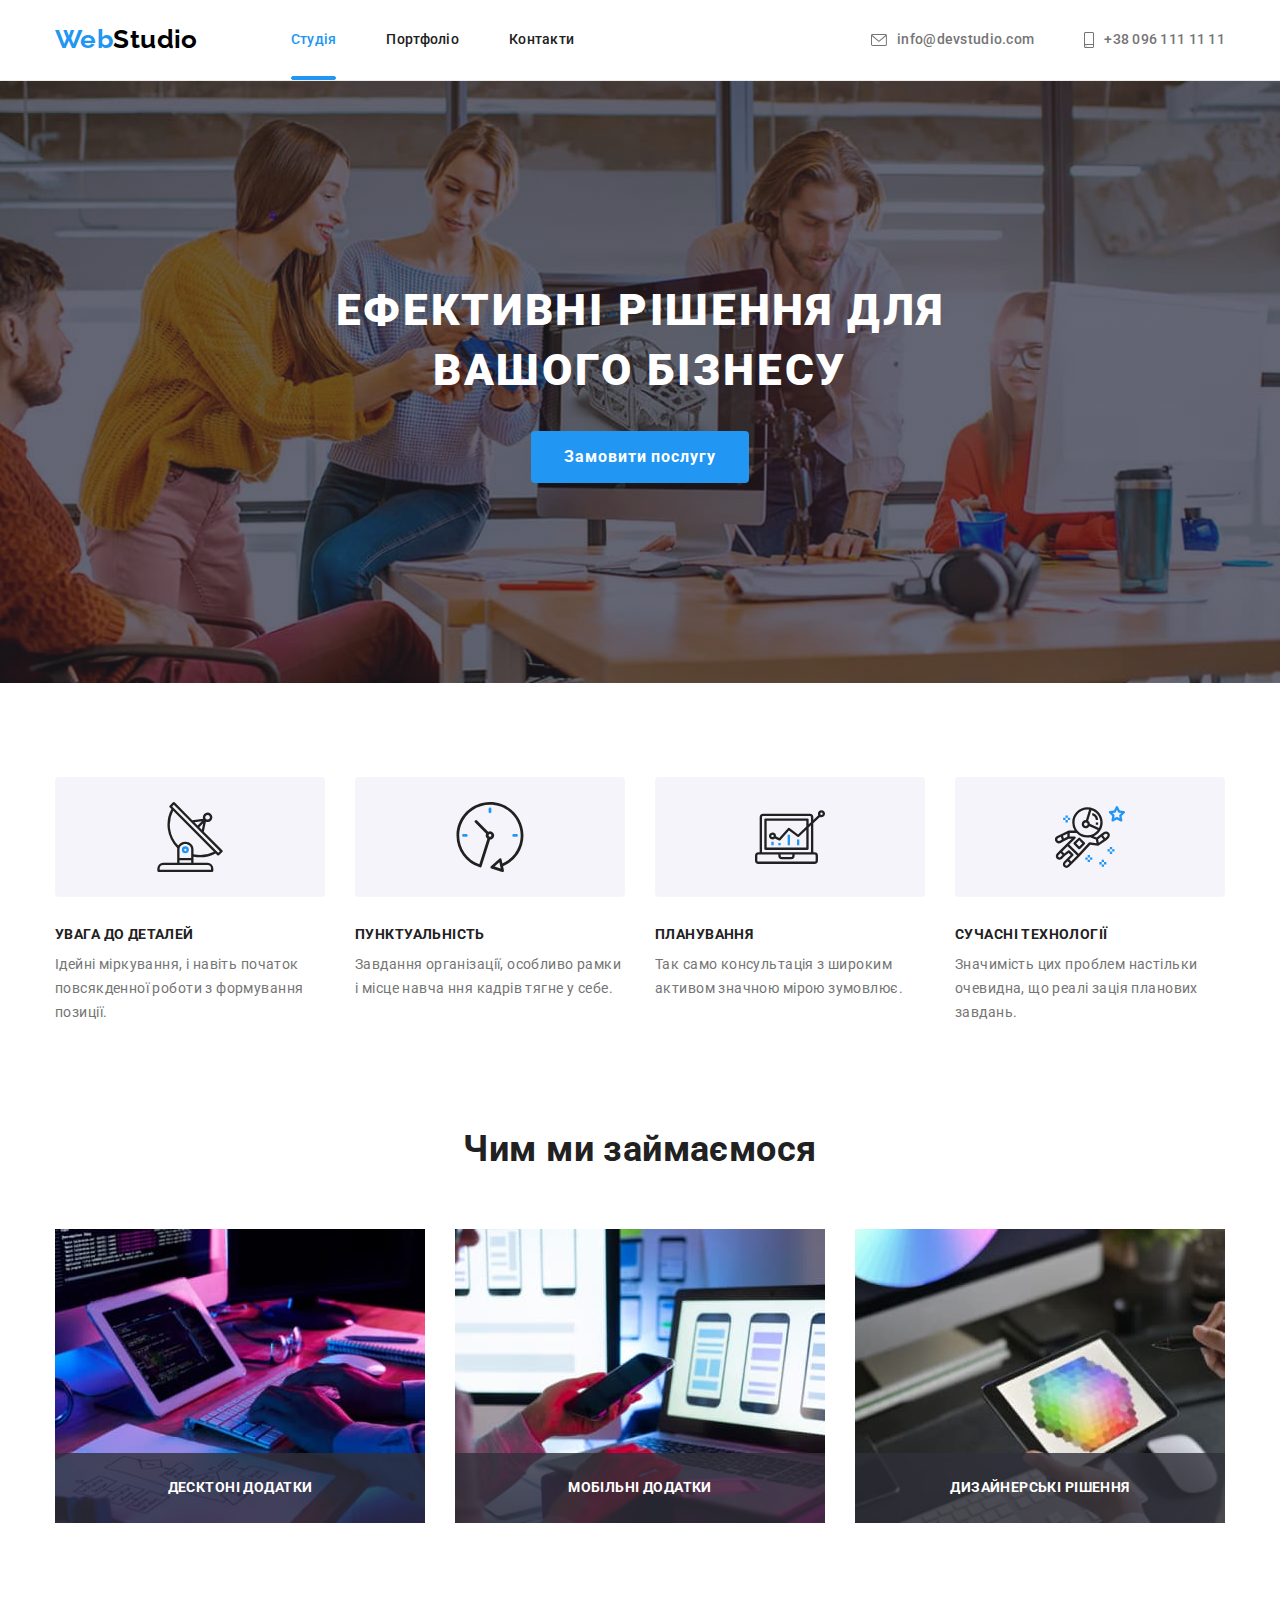
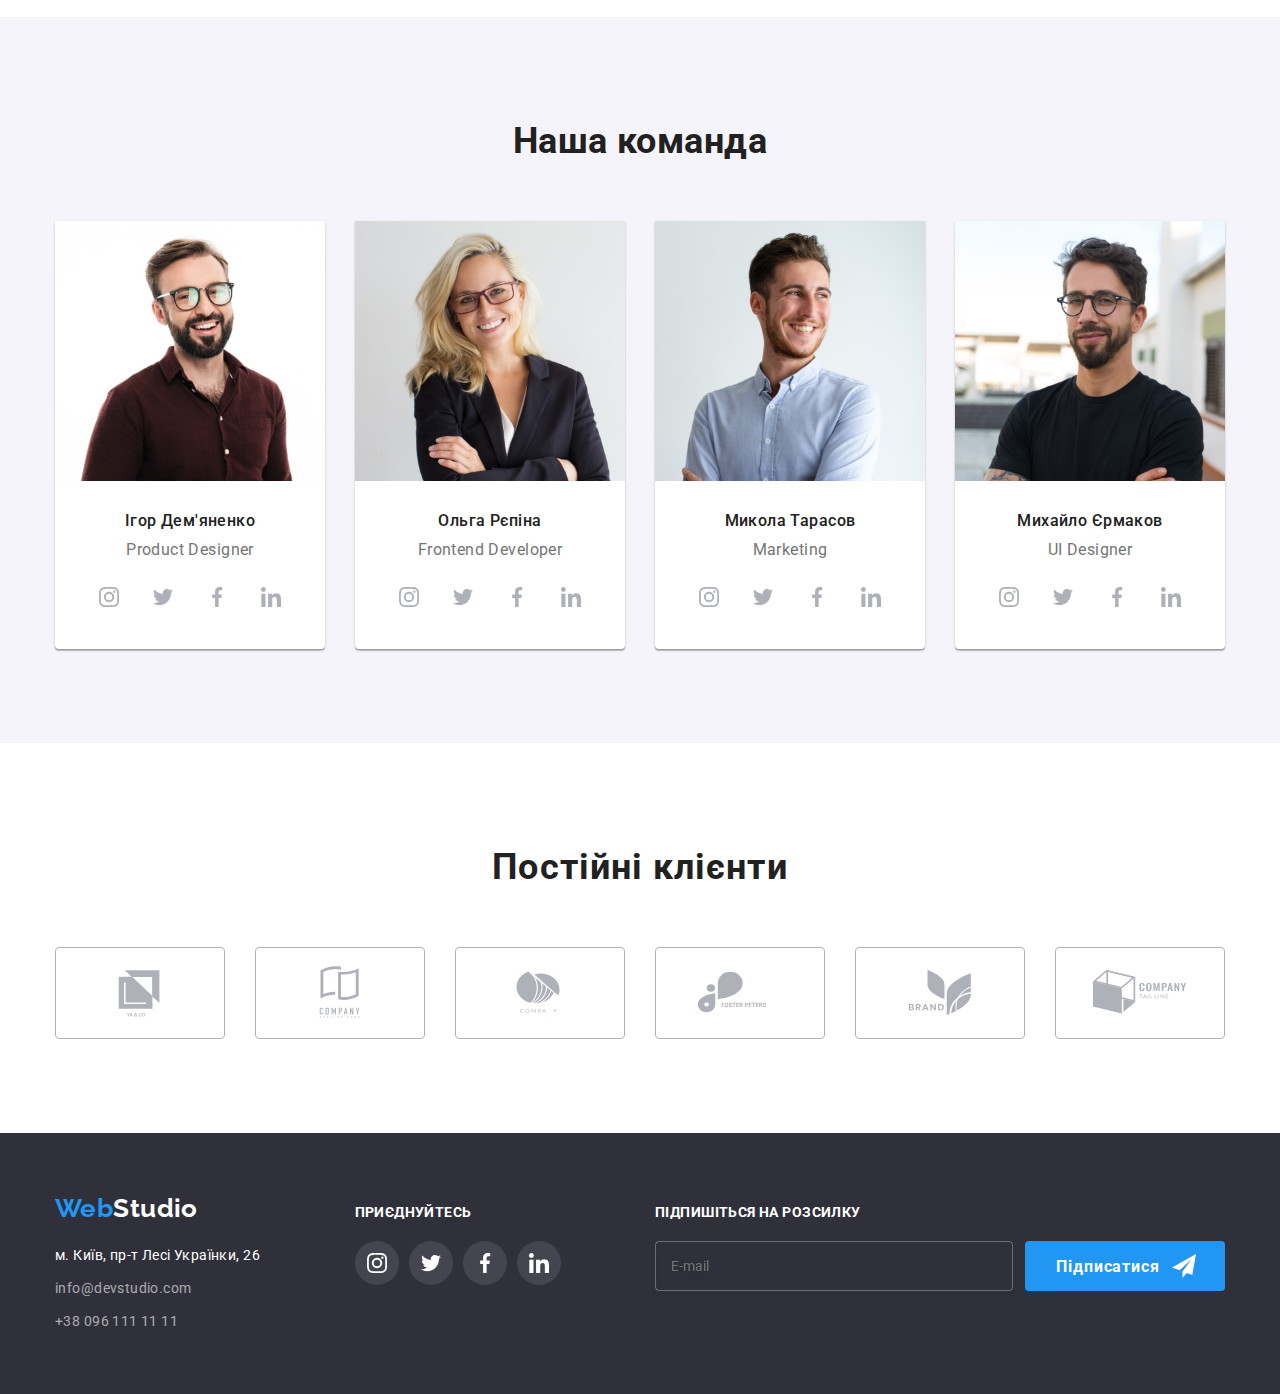
<file: index.html>
<!DOCTYPE html>
<html lang="uk">
  <head>
    <meta charset="UTF-8" />
    <meta http-equiv="X-UA-Compatible" content="IE=edge" />
    <meta name="viewport" content="width=device-width, initial-scale=1.0" />
    <link
      rel="stylesheet"
      href="https://cdn.jsdelivr.net/npm/modern-normalize@1.1.0/modern-normalize.min.css"
    />
    <link rel="preconnect" href="https://fonts.googleapis.com" />
    <link rel="preconnect" href="https://fonts.gstatic.com" crossorigin />
    <link
      href="https://fonts.googleapis.com/css2?family=Raleway:wght@700&family=Roboto:wght@400;500;700;900&display=swap"
      rel="stylesheet"
    />
    <title>WebStudio</title>
    <link rel="stylesheet" href="./css/style.css" />
  </head>
  <body>
    <header class="header">
      <div class="container">
        <nav class="menu">
          <a class="logo link" href="./index.html"
            ><span class="accent">Web</span>Studio</a
          >
          <ul class="menu-list list">
            <li class="menu-item list">
              <a class="menu-link link current" href="./index.html">Студія</a>
            </li>
            <li class="menu-item list">
              <a class="menu-link link" href="./portfolio.html">Портфоліо</a>
            </li>
            <li class="menu-item list">
              <a class="menu-link link" href="">Контакти</a>
            </li>
          </ul>
        </nav>
        <ul class="contacts-list list">
          <li class="contact-item list">
            <a class="contact-link link" href="mailto:info@devstudio.com">
              <svg
                aria-label="Іконка пошти"
                class="contacts-icon"
                width="16"
                height="12"
              >
                <use href="./images/icons.svg#icon-mail"></use>
              </svg>
              info@devstudio.com</a
            >
          </li>
          <li class="contact-item list">
            <a class="contact-link link list" href="tel:+380961111111">
              <svg
                aria-label="Іконка телефона"
                class="contacts-icon"
                width="10"
                height="16"
              >
                <use href="./images/icons.svg#icon-smartphone"></use></svg
              >+38 096 111 11 11</a
            >
          </li>
        </ul>
      </div>
    </header>
    <main>
      <section class="hero">
        <div class="container">
          <h1 class="hero-title">Ефективні рішення для вашого бізнесу</h1>
          <button class="hero-btn" type="button" data-modal-open>
            Замовити послугу
          </button>
        </div>
      </section>
      <section class="features section">
        <div class="container">
          <h2 class="features-title visually-hidden">Особливості</h2>
          <ul class="features-list list">
            <li class="features-list-item">
              <div class="features-container-image">
                <svg aria-label="Іконка антени" class="features-icon">
                  <use href="./images/icons.svg#icon-antenna"></use>
                </svg>
              </div>
              <h3 class="features-list-title">Увага до деталей</h3>
              <p class="features-list-text">
                Ідейні міркування, і навіть початок повсякденної роботи з
                формування позиції.
              </p>
            </li>
            <li class="features-list-item">
              <div class="features-container-image">
                <svg aria-label="Іконка годинника" class="features-icon">
                  <use href="./images/icons.svg#icon-clock"></use>
                </svg>
              </div>
              <h3 class="features-list-title">Пунктуальність</h3>
              <p class="features-list-text">
                Завдання організації, особливо рамки і місце навча ння кадрів
                тягне у себе.
              </p>
            </li>
            <li class="features-list-item">
              <div class="features-container-image">
                <svg aria-label="Іконка діаграми" class="features-icon">
                  <use href="./images/icons.svg#icon-diagram"></use>
                </svg>
              </div>
              <h3 class="features-list-title">Планування</h3>
              <p class="features-list-text">
                Так само консультація з широким активом значною мірою зумовлює.
              </p>
            </li>
            <li class="features-list-item">
              <div class="features-container-image">
                <svg aria-label="Іконка космонавта" class="features-icon">
                  <use href="./images/icons.svg#icon-astronaut"></use>
                </svg>
              </div>
              <h3 class="features-list-title">Сучасні технології</h3>
              <p class="features-list-text">
                Значимість цих проблем настільки очевидна, що реалі зація
                планових завдань.
              </p>
            </li>
          </ul>
        </div>
      </section>
      <section class="works section">
        <div class="container">
          <h2 class="works-title section-title">Чим ми займаємося</h2>
          <ul class="works-list list">
            <li class="works-list-item">
              <div class="works-list-thumb">
                <img
                  class="works-list-img"
                  src="./images/box-1.jpg"
                  alt="Написання коду"
                  width="370"
                  height="294"
                />
                <h3 class="thumb-label">Десктоні додатки</h3>
              </div>
            </li>
            <li class="works-list-item">
              <div class="works-list-thumb">
                <img
                  class="works-list-img"
                  src="./images/box-2.jpg"
                  alt="Перевірка адаптивності"
                  width="370"
                  height="294"
                />
                <h3 class="thumb-label">Мобільні додатки</h3>
              </div>
            </li>
            <li class="works-list-item">
              <div class="works-list-thumb">
                <img
                  class="works-list-img"
                  src="./images/box-3.jpg"
                  alt="Підбір кольорової гами"
                  width="370"
                  height="294"
                />
                <h3 class="thumb-label">Дизайнерські рішення</h3>
              </div>
            </li>
          </ul>
        </div>
      </section>
      <section class="team section">
        <div class="container">
          <h2 class="team-title section-title">Наша команда</h2>
          <ul class="team-list list">
            <li class="team-list-item">
              <img
                class="team-list-img"
                src="./images/team-photo-1.jpg"
                alt="Фото Ігоря Дем'яненка"
                width="270"
                height="260"
              />
              <h3 class="team-list-title">Ігор Дем'яненко</h3>
              <p class="team-list-text" lang="en">Product Designer</p>
              <ul class="social-list list">
                <li class="social-item">
                  <a class="social-link link" href=""
                    ><svg
                      lang="en"
                      aria-label="icon instagram"
                      class="social-icon"
                      width="20"
                      height="20"
                    >
                      <use href="./images/icons.svg#icon-instagram"></use></svg
                  ></a>
                </li>
                <li class="social-item">
                  <a class="social-link link" href=""
                    ><svg
                      lang="en"
                      aria-label="icon twitter"
                      class="social-icon"
                      width="20"
                      height="20"
                    >
                      <use href="./images/icons.svg#icon-twitter"></use></svg
                  ></a>
                </li>
                <li class="social-item">
                  <a class="social-link link" href=""
                    ><svg
                      lang="en"
                      aria-label="icon facebook"
                      class="social-icon"
                      width="20"
                      height="20"
                    >
                      <use href="./images/icons.svg#icon-facebook"></use></svg
                  ></a>
                </li>
                <li class="social-item">
                  <a class="social-link link" href=""
                    ><svg
                      lang="en"
                      aria-label="icon linkedin"
                      class="social-icon"
                      width="20"
                      height="20"
                    >
                      <use href="./images/icons.svg#icon-linkedin"></use></svg
                  ></a>
                </li>
              </ul>
            </li>
            <li class="team-list-item">
              <img
                class="team-list-img"
                src="./images/team-photo-3.jpg"
                alt="Фото Ольги Рєпіної"
                width="270"
                height="260"
              />
              <h3 class="team-list-title">Ольга Рєпіна</h3>
              <p class="team-list-text" lang="en">Frontend Developer</p>
              <ul class="social-list list">
                <li class="social-item">
                  <a class="social-link" href=""
                    ><svg
                      lang="en"
                      aria-label="icon instagram"
                      class="social-icon"
                      width="20"
                      height="20"
                    >
                      <use href="./images/icons.svg#icon-instagram"></use></svg
                  ></a>
                </li>
                <li class="social-item">
                  <a class="social-link link" href=""
                    ><svg
                      lang="en"
                      aria-label="icon twitter"
                      class="social-icon"
                      width="20"
                      height="20"
                    >
                      <use href="./images/icons.svg#icon-twitter"></use></svg
                  ></a>
                </li>
                <li class="social-item">
                  <a class="social-link link" href=""
                    ><svg
                      lang="en"
                      aria-label="icon facebook"
                      class="social-icon"
                      width="20"
                      height="20"
                    >
                      <use href="./images/icons.svg#icon-facebook"></use></svg
                  ></a>
                </li>
                <li class="social-item">
                  <a class="social-link link" href=""
                    ><svg
                      lang="en"
                      aria-label="icon linkedin"
                      class="social-icon"
                      width="20"
                      height="20"
                    >
                      <use href="./images/icons.svg#icon-linkedin"></use></svg
                  ></a>
                </li>
              </ul>
            </li>
            <li class="team-list-item">
              <img
                class="team-list-img"
                src="./images/team-photo-2.jpg"
                alt="Фото Миколи Тарасова"
                width="270"
                height="260"
              />
              <h3 class="team-list-title">Микола Тарасов</h3>
              <p class="team-list-text" lang="en">Marketing</p>
              <ul class="social-list list">
                <li class="social-item">
                  <a class="social-link link" href=""
                    ><svg
                      lang="en"
                      aria-label="icon instagram"
                      class="social-icon"
                      width="20"
                      height="20"
                    >
                      <use href="./images/icons.svg#icon-instagram"></use></svg
                  ></a>
                </li>
                <li class="social-item">
                  <a class="social-link link" href=""
                    ><svg
                      lang="en"
                      aria-label="icon twitter"
                      class="social-icon"
                      width="20"
                      height="20"
                    >
                      <use href="./images/icons.svg#icon-twitter"></use></svg
                  ></a>
                </li>
                <li class="social-item">
                  <a class="social-link link" href=""
                    ><svg
                      lang="en"
                      aria-label="icon facebook"
                      class="social-icon"
                      width="20"
                      height="20"
                    >
                      <use href="./images/icons.svg#icon-facebook"></use></svg
                  ></a>
                </li>
                <li class="social-item">
                  <a class="social-link link" href=""
                    ><svg
                      lang="en"
                      aria-label="icon linkedin"
                      class="social-icon"
                      width="20"
                      height="20"
                    >
                      <use href="./images/icons.svg#icon-linkedin"></use></svg
                  ></a>
                </li>
              </ul>
            </li>
            <li class="team-list-item">
              <img
                class="team-list-img"
                src="./images/team-photo-4.jpg"
                alt="Фото Михайла Єрмакова"
                width="270"
                height="260"
              />
              <h3 class="team-list-title">Михайло Єрмаков</h3>
              <p class="team-list-text" lang="en">UI Designer</p>
              <ul class="social-list list">
                <li class="social-item">
                  <a class="social-link" href=""
                    ><svg
                      lang="en"
                      aria-label="icon instagram"
                      class="social-icon"
                      width="20"
                      height="20"
                    >
                      <use href="./images/icons.svg#icon-instagram"></use></svg
                  ></a>
                </li>
                <li class="social-item">
                  <a class="social-link link" href=""
                    ><svg
                      lang="en"
                      aria-label="icon twitter"
                      class="social-icon"
                      width="20"
                      height="20"
                    >
                      <use href="./images/icons.svg#icon-twitter"></use></svg
                  ></a>
                </li>
                <li class="social-item">
                  <a class="social-link link" href=""
                    ><svg
                      lang="en"
                      aria-label="icon facebook"
                      class="social-icon"
                      width="20"
                      height="20"
                    >
                      <use href="./images/icons.svg#icon-facebook"></use></svg
                  ></a>
                </li>
                <li class="social-item">
                  <a class="social-link link" href=""
                    ><svg
                      lang="en"
                      aria-label="icon linkedin"
                      class="social-icon"
                      width="20"
                      height="20"
                    >
                      <use href="./images/icons.svg#icon-linkedin"></use></svg
                  ></a>
                </li>
              </ul>
            </li>
          </ul>
        </div>
      </section>
      <section class="customers section">
        <div class="container">
          <h2 class="customers-title section-title">Постійні клієнти</h2>
          <ul class="customers-list list">
            <li class="customers-list-item">
              <a class="customers-list-link link" href="">
                <svg
                  aria-label="Клієнт 1"
                  class="customers-icon"
                  width="106"
                  height="60"
                >
                  <use href="./images/icons.svg#icon-logo-1"></use>
                </svg>
              </a>
            </li>
            <li class="customers-list-item">
              <a class="customers-list-link link" href="">
                <svg
                  aria-label="Клієнт 2"
                  class="customers-icon"
                  width="106"
                  height="60"
                >
                  <use href="./images/icons.svg#icon-logo-2"></use>
                </svg>
              </a>
            </li>
            <li class="customers-list-item">
              <a class="customers-list-link link" href="">
                <svg
                  aria-label="Клієнт 3"
                  class="customers-icon"
                  width="106"
                  height="60"
                >
                  <use href="./images/icons.svg#icon-logo-3"></use>
                </svg>
              </a>
            </li>
            <li class="customers-list-item">
              <a class="customers-list-link link" href="">
                <svg
                  aria-label="Клієнт 4"
                  class="customers-icon"
                  width="106"
                  height="60"
                >
                  <use href="./images/icons.svg#icon-logo-4"></use>
                </svg>
              </a>
            </li>
            <li class="customers-list-item">
              <a class="customers-list-link link" href="">
                <svg
                  aria-label="Клієнт 5"
                  class="customers-icon"
                  width="106"
                  height="60"
                >
                  <use href="./images/icons.svg#icon-logo-5"></use>
                </svg>
              </a>
            </li>
            <li class="customers-list-item">
              <a class="customers-list-link link" href="">
                <svg
                  aria-label="Клієнт 6"
                  class="customers-icon"
                  width="106"
                  height="60"
                >
                  <use href="./images/icons.svg#icon-logo-6"></use>
                </svg>
              </a>
            </li>
          </ul>
        </div>
      </section>
    </main>
    <footer class="footer">
      <div class="container footer-container">
        <div class="footer-column">
          <a class="footer-logo link" href="./index.html">
            <span class="accent">Web</span>Studio</a
          >
          <address class="footer-address">
            <ul class="address-list list">
              <li class="address-list-item">
                <a class="address-list-link link address" href=""
                  >м. Київ, пр-т Лесі Українки, 26</a
                >
              </li>
              <li class="address-list-item">
                <a class="contats-link link" href="mailto:info@devstudio.com"
                  >info@devstudio.com</a
                >
              </li>
              <li class="address-list-item">
                <a class="contats-link link" href="tel:+380961111111"
                  >+38 096 111 11 11</a
                >
              </li>
            </ul>
          </address>
        </div>
        <div class="footer-column">
          <h3 class="footer-column-title join-title">Приєднуйтесь</h3>
          <ul class="join-list list">
            <li class="join-list-item">
              <a class="join-list-link link" href="">
                <svg
                  leng="en"
                  aria-label="icon instagram"
                  class="join-icon"
                  width="20"
                  height="20"
                >
                  <use href="./images/icons.svg#icon-instagram"></use>
                </svg>
              </a>
            </li>
            <li class="join-list-item">
              <a class="join-list-link link" href=""
                ><svg
                  leng="en"
                  aria-label="icon twitter"
                  class="join-icon"
                  width="20"
                  height="20"
                >
                  <use href="./images/icons.svg#icon-twitter"></use></svg
              ></a>
            </li>
            <li class="join-list-item">
              <a class="join-list-link link" href="">
                <svg
                  leng="en"
                  aria-label="icon facebook"
                  class="join-icon"
                  width="20"
                  height="20"
                >
                  <use href="./images/icons.svg#icon-facebook"></use></svg
              ></a>
            </li>
            <li class="join-list-item">
              <a class="join-list-link link" href=""
                ><svg
                  leng="en"
                  aria-label="icon linkedin"
                  class="join-icon"
                  width="20"
                  height="20"
                >
                  <use href="./images/icons.svg#icon-linkedin"></use></svg
              ></a>
            </li>
          </ul>
        </div>
        <div class="footer-column">
          <h3 class="footer-column-title subscription-title">
            Підпишіться на розсилку
          </h3>
          <form class="subscription-form" action="#">
            <input
              class="subscription-form-email"
              type="email"
              name="email"
              placeholder="E-mail"
              required
            />
            <button class="subscription-form-btn" type="submit">
              Підписатися
              <svg
                leng="en"
                aria-label="icon send email"
                class="subscription-send-icon"
                width="24"
                height="24"
              >
                <use href="./images/icons.svg#icon-send"></use>
              </svg>
            </button>
          </form>
        </div>
      </div>
    </footer>
    <!-- is-hidden -->
    <div class="backdrop is-hidden" data-modal>
      <div class="modal">
        <button class="btn-close-modal" type="button">
          <svg
            aria-label="icon close"
            class="button-close-icons"
            width="18"
            height="18"
            data-modal-close
          >
            <use href="./images/icons.svg#icon-close"></use>
          </svg>
        </button>
        <p class="modal-form-title">Залиште свої дані, ми вам передзвонимо</p>
        <form class="modal-form">
          <label class="modal-form-desc" for="user-name">Ім'я</label>
          <div class="input-container-name">
            <input
              class="modal-form-input"
              type="text"
              name="user-name"
              id="user-name"
              required
            />
            <svg class="form-icon" width="18" height="18">
              <use href="./images/icons.svg#icon-person"></use>
            </svg>
          </div>

          <label class="modal-form-desc" for="telephone">Телефон</label>
          <div class="input-container-tel">
            <input
              class="modal-form-input"
              type="tel"
              name="telephone"
              id="telephone"
              required
            />
            <svg class="form-icon" width="18" height="18">
              <use class="icon" href="./images/icons.svg#icon-phone"></use>
            </svg>
          </div>

          <label class="modal-form-desc" for="mail">Пошта</label>
          <div class="input-container-mail">
            <input
              class="modal-form-input"
              type="email"
              name="mail"
              id="mail"
            />
            <svg class="form-icon" width="18" height="18">
              <use href="./images/icons.svg#icon-email-black"></use>
            </svg>
          </div>

          <label class="modal-form-desc" for="comments">Коментар</label>
          <textarea
            class="modal-form-comment"
            name="comments"
            id="comments"
            cols="30"
            rows="10"
            placeholder="Введіть текст"
          ></textarea>

          <div class="modal-form-license">
            <input
              class="check-license visually-hidden"
              type="checkbox"
              id="check-license"
              name="check-license"
              required
            />

            <label class="form-license-check" for="check-license">
              <svg class="check-icon" width="16" height="15">
                <use
                  class="check-icon-active"
                  href="./images/icons.svg#icon-checkbox-active"
                ></use>
              </svg>
              &nbspПогоджуюся з розсилкою та приймаю&nbsp
              <a href="" class="form-license-link">Умови договору</a></label
            >
          </div>
          <button class="modal-btn" type="submit">Відправити</button>
        </form>
      </div>
    </div>
    <script src="./js/modal.js"></script>
  </body>
</html>
</file>
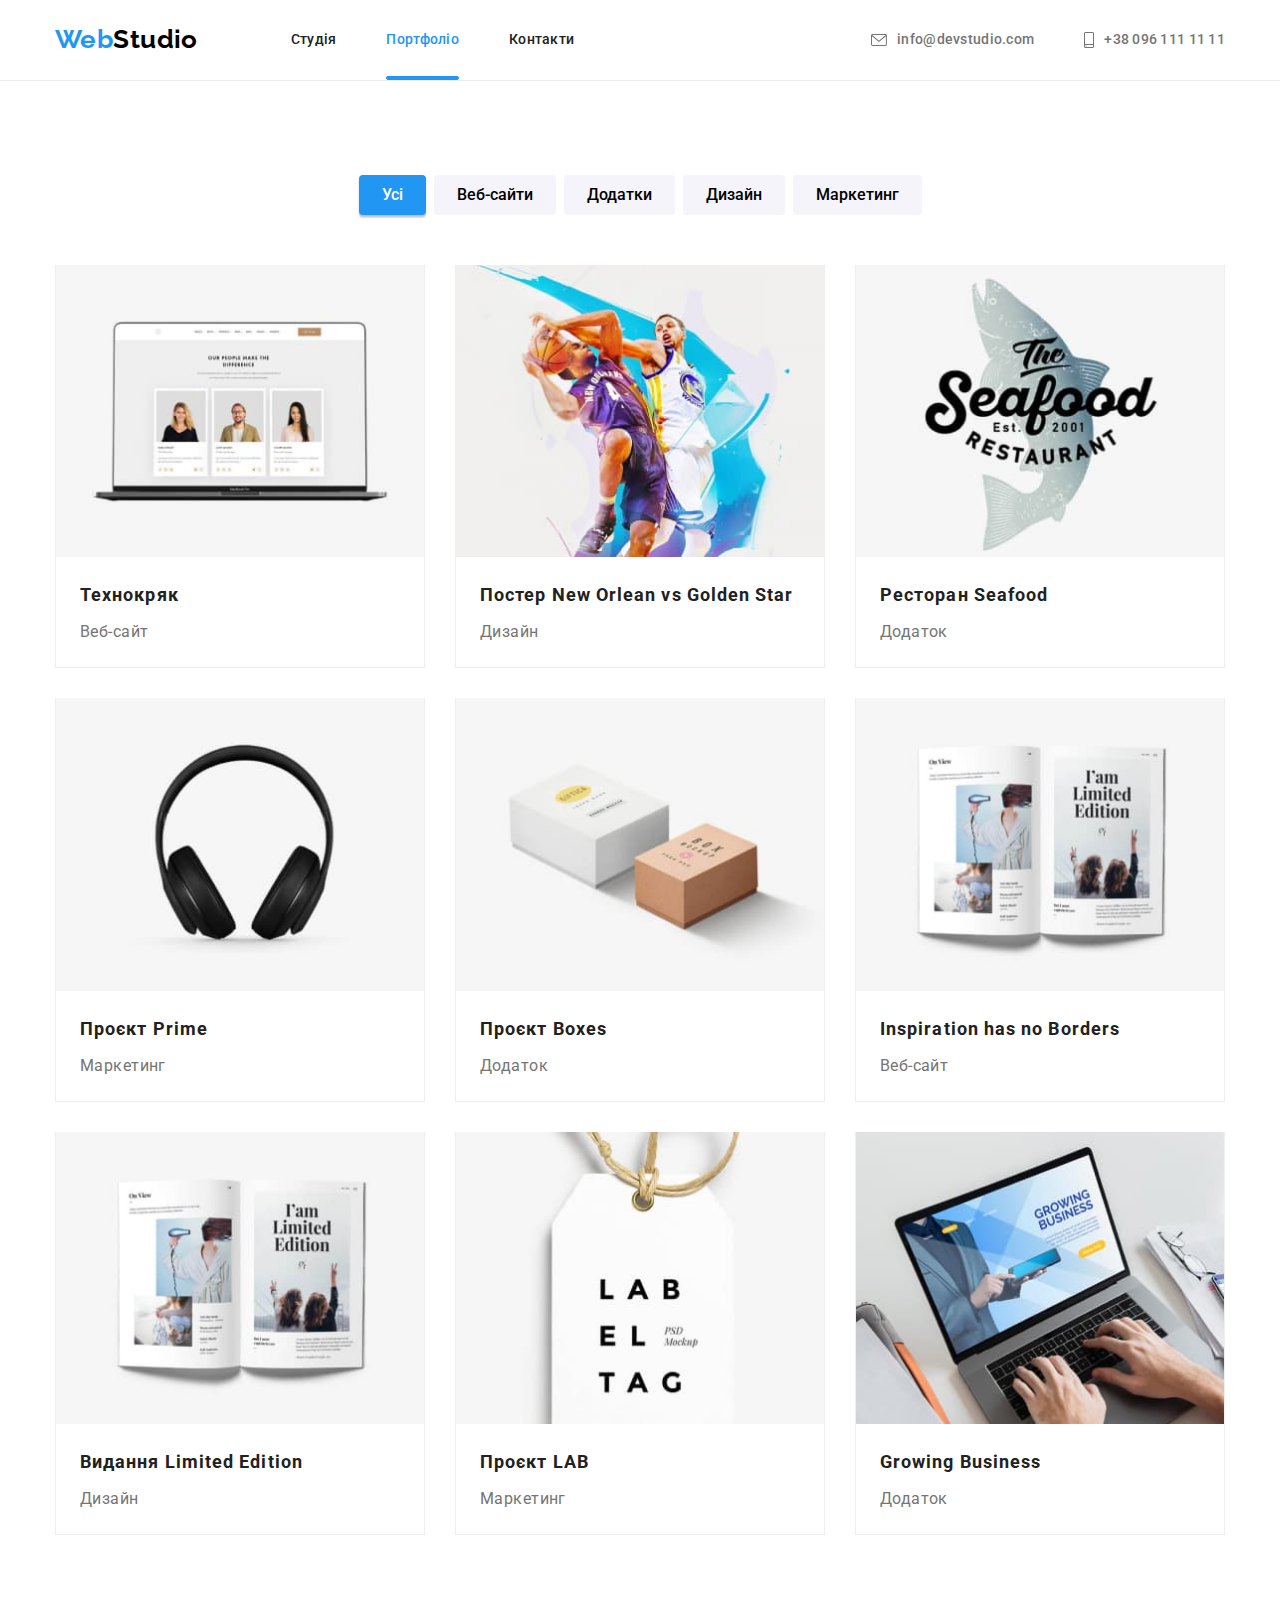
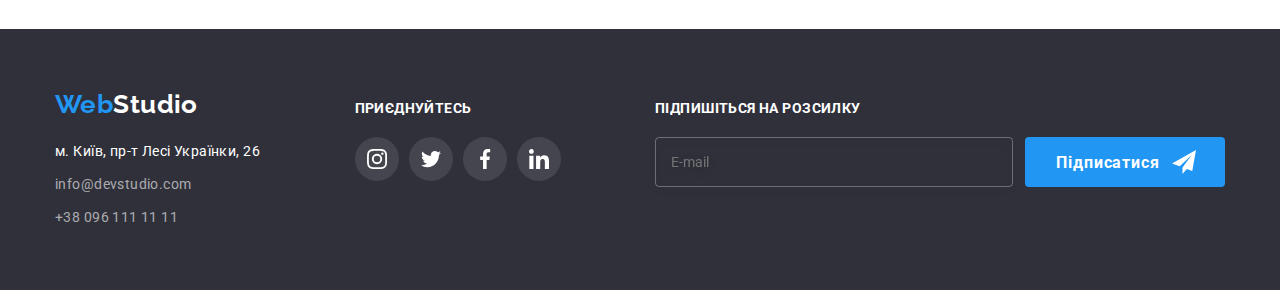
<file: portfolio.html>
<!DOCTYPE html>
<html lang="uk">
  <head>
    <meta charset="UTF-8" />
    <meta http-equiv="X-UA-Compatible" content="IE=edge" />
    <meta name="viewport" content="width=device-width, initial-scale=1.0" />
    <link
      rel="stylesheet"
      href="https://cdn.jsdelivr.net/npm/modern-normalize@1.1.0/modern-normalize.min.css"
    />
    <link rel="preconnect" href="https://fonts.googleapis.com" />
    <link rel="preconnect" href="https://fonts.gstatic.com" crossorigin />
    <link
      href="https://fonts.googleapis.com/css2?family=Raleway:wght@700&family=Roboto:wght@400;500;700;900&display=swap"
      rel="stylesheet"
    />
    <title>WebStudio - Портфоліо</title>
    <link rel="stylesheet" href="./css/style.css" />
  </head>
  <body>
    <header class="header">
      <div class="container">
        <nav class="menu">
          <a class="logo link" href="./index.html"
            ><span class="accent">Web</span>Studio</a
          >
          <ul class="menu-list list">
            <li class="menu-item list">
              <a class="menu-link link" href="./index.html">Студія</a>
            </li>
            <li class="menu-item list">
              <a class="menu-link link current" href="./portfolio.html"
                >Портфоліо</a
              >
            </li>
            <li class="menu-item list">
              <a class="menu-link link" href="">Контакти</a>
            </li>
          </ul>
        </nav>
        <ul class="contacts-list list">
          <li class="contact-item list">
            <a class="contact-link link" href="mailto:info@devstudio.com">
              <svg
                aria-label="Іконка пошти"
                class="contacts-icon"
                width="16"
                height="12"
              >
                <use href="./images/icons.svg#icon-mail"></use>
              </svg>
              info@devstudio.com</a
            >
          </li>
          <li class="contact-item list">
            <a class="contact-link link list" href="tel:+380961111111">
              <svg
                aria-label="Іконка телефона"
                class="contacts-icon"
                width="10"
                height="16"
              >
                <use href="./images/icons.svg#icon-smartphone"></use></svg
              >+38 096 111 11 11</a
            >
          </li>
        </ul>
      </div>
    </header>
    <main class="">
      <section class="portfolio section">
        <div class="container">
          <h1 class="portfolio-title visually-hidden">Портфоліо</h1>
          <ul class="filter list">
            <li class="filter-item">
              <button class="filter-btn btn accent-btn" type="button">
                Усі
              </button>
            </li>
            <li class="filter-item">
              <button class="filter-btn btn" type="button">Веб-сайти</button>
            </li>
            <li class="filter-item">
              <button class="filter-btn btn" type="button">Додатки</button>
            </li>
            <li class="filter-item">
              <button class="filter-btn btn" type="button">Дизайн</button>
            </li>
            <li class="filter-item">
              <button class="filter-btn btn" type="button">Маркетинг</button>
            </li>
          </ul>

          <ul class="projects list">
            <li class="projects-item">
              <a class="projects-item-link link" href="">
                <div class="projects-item-wrapper">
                  <img
                    class="projects-img"
                    src="./images/portfolio-img-1.jpg"
                    alt="Технокряк"
                    width="370"
                  />
                  <p class="overlay">
                    Ресурс пропонує комплексні пропозиції з різним рівнем
                    функціоналу та сервісів. Все це дозволить відвідувачу
                    отримати вичерпні відомості про компанію чи приватну особу.
                  </p>
                </div>
                <div class="title-container">
                  <h2 class="projects-title">Технокряк</h2>
                  <p class="projects-text">Веб-сайт</p>
                </div></a
              >
            </li>
            <li class="projects-item">
              <a class="projects-item-link link" href="">
                <div class="projects-item-wrapper">
                  <img
                    class="projects-img"
                    src="./images/portfolio-img-2.jpg"
                    alt="Постер New Orlean vs Golden Star"
                    width="370"
                  />
                  <p class="overlay">
                    Ресурс пропонує комплексні пропозиції з різним рівнем
                    функціоналу та сервісів. Все це дозволить відвідувачу
                    отримати вичерпні відомості про компанію чи приватну особу.
                  </p>
                </div>
                <div class="title-container">
                  <h2 class="projects-title">
                    Постер New Orlean vs Golden Star
                  </h2>
                  <p class="projects-text">Дизайн</p>
                </div>
              </a>
            </li>
            <li class="projects-item">
              <a class="projects-item-link link" href="">
                <div class="projects-item-wrapper">
                  <img
                    class="projects-img"
                    src="./images/portfolio-img-3.jpg"
                    alt="Ресторан Seafood"
                    width="370"
                  />
                  <p class="overlay">
                    Ресурс пропонує комплексні пропозиції з різним рівнем
                    функціоналу та сервісів. Все це дозволить відвідувачу
                    отримати вичерпні відомості про компанію чи приватну особу.
                  </p>
                </div>
                <div class="title-container">
                  <h2 class="projects-title">Ресторан Seafood</h2>
                  <p class="projects-text">Додаток</p>
                </div></a
              >
            </li>
            <li class="projects-item">
              <a class="projects-item-link link" href="">
                <div class="projects-item-wrapper">
                  <img
                    class="projects-img"
                    src="./images/portfolio-img-4.jpg"
                    alt="Проєкт Prime"
                    width="370"
                  />
                  <p class="overlay">
                    Ресурс пропонує комплексні пропозиції з різним рівнем
                    функціоналу та сервісів. Все це дозволить відвідувачу
                    отримати вичерпні відомості про компанію чи приватну особу.
                  </p>
                </div>
                <div class="title-container">
                  <h2 class="projects-title">Проєкт Prime</h2>
                  <p class="projects-text">Маркетинг</p>
                </div></a
              >
            </li>
            <li class="projects-item">
              <a class="projects-item-link link" href="">
                <div class="projects-item-wrapper">
                  <img
                    class="projects-img"
                    src="./images/portfolio-img-5.jpg"
                    alt="Проєкт Boxes"
                    width="370"
                  />
                  <p class="overlay">
                    Ресурс пропонує комплексні пропозиції з різним рівнем
                    функціоналу та сервісів. Все це дозволить відвідувачу
                    отримати вичерпні відомості про компанію чи приватну особу.
                  </p>
                </div>
                <div class="title-container">
                  <h2 class="projects-title">Проєкт Boxes</h2>
                  <p class="projects-text">Додаток</p>
                </div></a
              >
            </li>
            <li class="projects-item">
              <a class="projects-item-link link" href=""
                ><div class="projects-item-wrapper">
                  <img
                    class="projects-img"
                    src="./images/portfolio-img-6.jpg"
                    alt="Inspiration has no Borders"
                    width="370"
                  />
                  <p class="overlay">
                    Ресурс пропонує комплексні пропозиції з різним рівнем
                    функціоналу та сервісів. Все це дозволить відвідувачу
                    отримати вичерпні відомості про компанію чи приватну особу.
                  </p>
                </div>
                <div class="title-container">
                  <h2 class="projects-title">Inspiration has no Borders</h2>
                  <p class="projects-text">Веб-сайт</p>
                </div></a
              >
            </li>
            <li class="projects-item">
              <a class="projects-item-link link" href="">
                <div class="projects-item-wrapper">
                  <img
                    class="projects-img"
                    src="./images/portfolio-img-7.jpg"
                    alt="Видання Limited Edition"
                  />
                  <p class="overlay">
                    Ресурс пропонує комплексні пропозиції з різним рівнем
                    функціоналу та сервісів. Все це дозволить відвідувачу
                    отримати вичерпні відомості про компанію чи приватну особу.
                  </p>
                </div>
                <div class="title-container">
                  <h2 class="projects-title">Видання Limited Edition</h2>
                  <p class="projects-text">Дизайн</p>
                </div></a
              >
            </li>
            <li class="projects-item">
              <a class="projects-item-link link" href="">
                <div class="projects-item-wrapper">
                  <img
                    class="projects-img"
                    src="./images/portfolio-img-8.jpg"
                    alt="Проєкт LAB"
                    width="370"
                  />
                  <p class="overlay">
                    Ресурс пропонує комплексні пропозиції з різним рівнем
                    функціоналу та сервісів. Все це дозволить відвідувачу
                    отримати вичерпні відомості про компанію чи приватну особу.
                  </p>
                </div>
                <div class="title-container">
                  <h2 class="projects-title">Проєкт LAB</h2>
                  <p class="projects-text">Маркетинг</p>
                </div></a
              >
            </li>
            <li class="projects-item">
              <a class="projects-item-link link" href=""
                ><div class="projects-item-wrapper">
                  <img
                    class="projects-img"
                    src="./images/portfolio-img-9.jpg"
                    alt="Growing Business"
                    width="370"
                  />
                  <p class="overlay">
                    Ресурс пропонує комплексні пропозиції з різним рівнем
                    функціоналу та сервісів. Все це дозволить відвідувачу
                    отримати вичерпні відомості про компанію чи приватну особу.
                  </p>
                </div>
                <div class="title-container">
                  <h2 class="projects-title">Growing Business</h2>
                  <p class="projects-text">Додаток</p>
                </div></a
              >
            </li>
          </ul>
        </div>
      </section>
    </main>
    <footer class="footer">
      <div class="container footer-container">
        <div class="footer-column">
          <a class="footer-logo link" href="./index.html">
            <span class="accent">Web</span>Studio</a
          >
          <address class="footer-address">
            <ul class="address-list list">
              <li class="address-list-item">
                <a class="address-list-link link address" href=""
                  >м. Київ, пр-т Лесі Українки, 26</a
                >
              </li>
              <li class="address-list-item">
                <a class="contats-link link" href="mailto:info@devstudio.com"
                  >info@devstudio.com</a
                >
              </li>
              <li class="address-list-item">
                <a class="contats-link link" href="tel:+380961111111"
                  >+38 096 111 11 11</a
                >
              </li>
            </ul>
          </address>
        </div>
        <div class="footer-column">
          <h3 class="footer-column-title join-title">Приєднуйтесь</h3>
          <ul class="join-list list">
            <li class="join-list-item">
              <a class="join-list-link link" href="">
                <svg
                  leng="en"
                  aria-label="icon instagram"
                  class="join-icon"
                  width="20"
                  height="20"
                >
                  <use href="./images/icons.svg#icon-instagram"></use>
                </svg>
              </a>
            </li>
            <li class="join-list-item">
              <a class="join-list-link link" href=""
                ><svg
                  leng="en"
                  aria-label="icon twitter"
                  class="join-icon"
                  width="20"
                  height="20"
                >
                  <use href="./images/icons.svg#icon-twitter"></use></svg
              ></a>
            </li>
            <li class="join-list-item">
              <a class="join-list-link link" href="">
                <svg
                  leng="en"
                  aria-label="icon facebook"
                  class="join-icon"
                  width="20"
                  height="20"
                >
                  <use href="./images/icons.svg#icon-facebook"></use></svg
              ></a>
            </li>
            <li class="join-list-item">
              <a class="join-list-link link" href=""
                ><svg
                  leng="en"
                  aria-label="icon linkedin"
                  class="join-icon"
                  width="20"
                  height="20"
                >
                  <use href="./images/icons.svg#icon-linkedin"></use></svg
              ></a>
            </li>
          </ul>
        </div>
        <div class="footer-column">
          <h3 class="footer-column-title subscription-title">
            Підпишіться на розсилку
          </h3>
          <form class="subscription-form" action="#">
            <input
              class="subscription-form-email"
              type="email"
              name="email"
              placeholder="E-mail"
              required
            />
            <button class="subscription-form-btn" type="submit">
              Підписатися
              <svg
                leng="en"
                aria-label="icon send email"
                class="subscription-send-icon"
                width="24"
                height="24"
              >
                <use href="./images/icons.svg#icon-send"></use>
              </svg>
            </button>
          </form>
        </div>
      </div>
    </footer>
  </body>
</html>
</file>
<file: css/style.css>
:root {
  --accent-color: #2196f3;
  --main-color-page: #212121;
  --second-color-page: #757575;
  --color-text-light-threme: #000000;
  --color-text-dark-threme: #ffffff;
  --color-btn-filter-hover: #ffffff;
  --footer-address-text-color: rgba(255, 255, 255, 0.6);
  --placeholder-color: rgba(117, 117, 117, 0.5);
  --modal-form-color-border: rgba(33, 33, 33, 0.2);

  --backround-color-light: #ffffff;
  --backround-color-dark: #2f303a;
  --background-color-section-team: #f5f4fa;
  --background-color-btn-filter: #f5f4fa;
  --button-active: #188ce8;
  --header-border-color: #ececec;
  --border-color-projects-item: #eeeeee;
  --customers-text-color: #afb1b8;
  --social-link-color: #afb1b8;

  --duration-and-timing-function: 250ms cubic-bezier(0.4, 0, 0.2, 1);
}

/* * {
  outline: 1px solid tomato;
} */

h1,
h2,
h3,
h4,
h5,
h6,
p {
  margin-top: 0;
  margin-bottom: 0;
}

ol,
ul {
  margin-top: 0;
  margin-bottom: 0;
  padding-left: 0;
}

button {
  cursor: pointer;
}

img {
  display: block;
}

.link {
  text-decoration: none;
}

.list {
  list-style: none;
}

body {
  font-family: "Roboto", sans-serif;
  color: var(--main-color-page);
  font-size: 14px;
  letter-spacing: 0.03em;
}

.header,
.features,
.works,
.team-list-item,
.portfolio {
  background-color: var(--backround-color-light);
}

.hero,
.footer {
  background-color: var(--backround-color-dark);
}

.section-title {
  font-size: 36px;
  line-height: 1.67;
  text-align: center;
}

.container {
  width: 1200px;
  margin-left: auto;
  margin-right: auto;
  padding-left: 15px;
  padding-right: 15px;
}

.section {
  padding-top: 94px;
  padding-bottom: 94px;
}

/***** HEADER ******/
.header > .container {
  display: flex;
}

.header {
  border-bottom: 1px solid var(--header-border-color);
}

.logo {
  font-family: "Raleway", sans-serif;
  font-weight: 700;
  font-size: 26px;
  line-height: 1.2;

  color: var(--color-text-light-threme);
}

.accent {
  color: var(--accent-color);
}

.menu {
  display: flex;
  align-items: center;
}

.menu-list {
  display: flex;
  align-items: center;
  gap: 50px;
  margin-left: 93px;
}

.menu-link {
  display: block;
  font-weight: 500;
  line-height: 1.14;
  letter-spacing: 0.02em;
  color: inherit;

  padding-top: 32px;
  padding-bottom: 32px;
  transition: color var(--duration-and-timing-function);
}

.menu-link:hover,
.menu-link:focus {
  color: var(--accent-color);
}

a.current {
  position: relative;
  color: var(--accent-color);
}

a.current::after {
  position: absolute;
  bottom: 0;
  right: 0;
  display: block;
  content: "";
  width: 100%;
  height: 4px;
  background-color: var(--accent-color);
  border: 1px solid var(--accent-color);
  border-radius: 2px;
}

.contacts-list {
  display: flex;
  align-items: center;
  gap: 50px;
  margin-left: auto;
}

.contact-link {
  display: flex;
  align-items: center;
  font-family: "Roboto";
  font-weight: 500;
  line-height: 1.14;
  letter-spacing: 0.02em;
  color: var(--second-color-page);
  padding-top: 32px;
  padding-bottom: 32px;
  transition: color var(--duration-and-timing-function);
}

.contact-link:hover,
.contact-link:focus {
  color: var(--accent-color);
}

.contacts-icon {
  margin-right: 10px;
  fill: currentColor;
}
/***** /HEADER ******/

/************************ MAIN ************************/

/********* HERO ***********/
.hero {
  padding-top: 200px;
  padding-bottom: 200px;
  text-align: center;
  margin-left: auto;
  margin-right: auto;

  max-width: 1600px;
  min-height: 600px;
  background-image: linear-gradient(
      rgba(47, 48, 58, 0.4),
      rgba(47, 48, 58, 0.4)
    ),
    url("../images/hero.jpg");
  background-size: cover;
  background-repeat: no-repeat;
  background-position: center;
}

.hero-title {
  max-width: 696px;
  margin-left: auto;
  margin-right: auto;
  margin-bottom: 30px;
  font-weight: 900;
  font-size: 44px;
  line-height: 1.36;
  letter-spacing: 0.06em;
  text-transform: uppercase;
  color: var(--color-text-dark-threme);
}

.hero-btn {
  padding-left: 32px;
  padding-right: 32px;
  padding-top: 10px;
  padding-bottom: 10px;
  font-weight: 700;
  font-size: 16px;
  line-height: 1.88;
  letter-spacing: 0.06em;

  color: var(--color-text-dark-threme);
  background-color: var(--accent-color);

  cursor: pointer;
  border: 1px solid transparent;
  border-radius: 4px;
  transition: background-color var(--duration-and-timing-function),
    box-shadow var(--duration-and-timing-function);
}

.hero-btn:hover,
.hero-btn:focus {
  background-color: var(--button-active);
  box-shadow: 0px 4px 4px rgba(0, 0, 0, 0.15);
}

.contact-item {
  display: flex;
  align-items: center;
}

/********* /HERO ***********/

/********* FEATURES ***********/
.visually-hidden {
  position: absolute;
  white-space: nowrap;
  width: 1px;
  height: 1px;
  overflow: hidden;
  border: 0;
  padding: 0;
  clip: rect(0 0 0 0);
  clip-path: inset(50%);
  margin: -1px;
}

.features-list {
  display: flex;
  gap: 30px;
}

.features-list-title {
  font-weight: 700;
  font-size: inherit;
  line-height: 1.14;

  text-transform: uppercase;
  margin-bottom: 10px;
  padding-top: 30px;
}

.features-list-text {
  line-height: 1.71;
  color: var(--second-color-page);
}

.features-list-item {
  flex-basis: calc((100% - 90px) / 4);
}

.features.section {
  padding-bottom: 0;
}

.features-icon {
  display: block;
  width: 70px;
  height: 70px;
}

.features-container-image {
  /* padding: 25px 100px; */
  display: flex;
  height: 120px;
  align-items: center;
  justify-content: center;
  border-radius: 4px;
  background-color: var(--background-color-section-team);
}

/********* /FEATURES ***********/

/********* WORKS ***********/
.works-title {
  margin-bottom: 50px;
}

.works-list {
  display: flex;
  gap: 30px;
}

.works-list-item {
  flex-basis: calc((100% - 60px) / 3);
}

.works-list-thumb {
  position: relative;
}

.works-list-thumb > .thumb-label {
  position: absolute;
  bottom: 0;
  right: 0;
  width: 100%;
  height: 70px;
  display: flex;
  align-items: center;
  justify-content: center;
  background-color: rgba(47, 48, 58, 0.8);
  font-size: 14px;
  line-height: 1.14;
  letter-spacing: 0.03em;
  text-transform: uppercase;
  color: var(--color-text-dark-threme);
}

/********* /WORKS ***********/

/********* TEAM ***********/
.team {
  background-color: var(--background-color-section-team);
}

.team-title {
  margin-bottom: 50px;
}

.team-list {
  display: flex;
  gap: 30px;
}

.team-list-item {
  padding-bottom: 30px;
  border-radius: 0px 0px 4px 4px;
  flex-basis: calc((100% - 90px) / 4);
  box-shadow: 0px 1px 3px rgb(0 0 0 / 12%), 0px 1px 1px rgb(0 0 0 / 14%),
    0px 2px 1px rgb(0 0 0 / 20%);
}

/* .team-list-img {
  margin-bottom: 30px;
} */

.team-list-title {
  font-weight: 500;
  font-size: 16px;
  line-height: 1.19;
  text-align: center;
  margin-bottom: 10px;
  padding-top: 30px;
}

.team-list-text {
  font-size: 16px;
  line-height: 1.19;
  text-align: center;

  color: var(--second-color-page);
  margin-bottom: 16px;
}

.social-list {
  display: flex;
  justify-content: center;
  column-gap: 10px;
}
.social-link {
  display: flex;
  justify-content: center;
  align-items: center;
  width: 44px;
  height: 44px;
  border-radius: 50%;
  color: var(--social-link-color);
  transition: color var(--duration-and-timing-function),
    background-color var(--duration-and-timing-function);
}

.social-icon {
  fill: currentColor;
}

.social-link:hover,
.social-link:focus {
  color: var(--color-text-dark-threme);
  background-color: var(--accent-color);
}

/********* /TEAM ***********/

/********* CUSTOMERS *********/

.customers-title {
  margin-bottom: 50px;
  letter-spacing: 0.03em;
  color: var(--main-color-page);
}

.customers-list {
  display: flex;
  justify-content: center;
  align-items: center;
  gap: 30px;
}

.customers-list-item {
  flex-basis: calc((100% - 150px) / 6);
}

.customers-list-link {
  display: flex;
  align-items: center;
  justify-content: center;
  height: 92px;
  border: 1px solid var(--customers-text-color);
  color: var(--customers-text-color);
  border-radius: 4px;
  transition: color var(--duration-and-timing-function),
    border-color var(--duration-and-timing-function);
}

.customers-icon {
  fill: currentColor;
}

.customers-list-link:hover,
.customers-list-link:focus {
  color: var(--accent-color);
  border-color: var(--accent-color);
}

/********* /CUSTOMERS *********/

/************************ /MAIN ************************/

/******* FOOTER *******/
.footer {
  padding-top: 60px;
  padding-bottom: 60px;
}

.footer-logo {
  display: block;
  font-family: "Raleway";
  font-weight: 700;
  font-size: 26px;
  line-height: 1.19;

  color: var(--color-text-dark-threme);
  margin-bottom: 20px;
}

.address {
  font-family: inherit;
  font-style: normal;
  line-height: 1.71;

  color: var(--color-text-dark-threme);
}

.contats-link {
  font-family: inherit;
  font-style: normal;
  line-height: 1.71;

  color: var(--footer-address-text-color);
  transition: color var(--duration-and-timing-function);
}

.contats-link:hover,
.contats-link:focus {
  color: var(--accent-color);
}

.address-list-item:not(:last-child) {
  margin-bottom: 9px;
}
.footer-container {
  display: flex;
  justify-content: space-between;
  align-items: baseline;
}

.footer-list {
  display: flex;
  align-items: baseline;
  column-gap: 70px;
}

.footer-column > .footer-column-title {
  font-size: 14px;
  line-height: 1.14;
  letter-spacing: 0.03em;
  text-transform: uppercase;
  color: var(--color-text-dark-threme);
  margin-bottom: 20px;
}

.join-list {
  display: flex;
  column-gap: 10px;
}

.join-list-link {
  display: flex;
  justify-content: center;
  align-items: center;
  width: 44px;
  height: 44px;
  color: var(--color-text-dark-threme);
  background-color: rgba(255, 255, 255, 0.1);
  border-radius: 50%;
  transition: background-color var(--duration-and-timing-function);
}

.join-icon {
  fill: currentColor;
}

.join-list-link:hover,
.join-list-link:focus {
  background-color: var(--accent-color);
}

.subscription-form {
  display: flex;
}

.subscription-form-email {
  width: 358px;
  height: 50px;
  background-color: inherit;
  border: 1px solid rgba(255, 255, 255, 0.3);
  filter: drop-shadow(0px 4px 4px rgba(0, 0, 0, 0.15));
  border-radius: 4px;
  padding: 16px 15px;
  color: var(--color-text-dark-threme);
  margin-right: 12px;
}

.subscription-form-btn {
  position: relative;
  width: 200px;
  height: 50px;
  padding-left: 28px;
  padding-right: 62px;
  padding-top: 10px;
  padding-bottom: 10px;
  font-weight: 700;
  font-size: 16px;
  line-height: 1.88;
  letter-spacing: 0.06em;
  color: var(--color-text-dark-threme);
  background-color: var(--accent-color);
  cursor: pointer;
  border: 1px solid transparent;
  border-radius: 4px;
  /* box-shadow: 0px 4px 4px rgba(0, 0, 0, 0.25); */
  transition: background-color var(--duration-and-timing-function),
    box-shadow var(--duration-and-timing-function);
}

.subscription-form-btn:hover,
.subscription-form-btn:focus {
  background-color: var(--button-active);
  box-shadow: 0px 1px 3px rgba(0, 0, 0, 0.12), 0px 1px 1px rgba(0, 0, 0, 0.14),
    0px 2px 1px rgba(0, 0, 0, 0.2);
}

.subscription-send-icon {
  position: absolute;
  top: 50%;
  transform: translateY(-50%);
  right: 28px;
  fill: currentColor;
}

/******* /FOOTER ******/

/******* MAIN POTFOLIO *******/
.filter {
  display: flex;
  gap: 8px;
  justify-content: center;
  margin-bottom: 50px;
}

.filter-btn {
  font-family: inherit;
  font-weight: 500;
  font-size: 16px;
  line-height: 1.62;
  padding-top: 6px;
  padding-bottom: 6px;
  padding-left: 22px;
  padding-right: 22px;
  border: 1px solid transparent;
  border-radius: 4px;

  background-color: var(--background-color-btn-filter);
  transition: color var(--duration-and-timing-function),
    background-color var(--duration-and-timing-function),
    box-shadow var(--duration-and-timing-function);
}

.filter-btn:hover,
.filter-btn:focus {
  color: var(--color-btn-filter-hover);
  background-color: var(--accent-color);
  box-shadow: 0px 3px 1px rgba(0, 0, 0, 0.1), 0px 1px 2px rgba(0, 0, 0, 0.08),
    0px 2px 2px rgba(0, 0, 0, 0.12);
}

.accent-btn {
  color: var(--color-btn-filter-hover);
  background-color: var(--accent-color);
  box-shadow: 0px 3px 1px rgba(0, 0, 0, 0.1), 0px 1px 2px rgba(0, 0, 0, 0.08),
    0px 2px 2px rgba(0, 0, 0, 0.12);
}

.projects {
  display: flex;
  flex-wrap: wrap;
  gap: 30px;
}

.projects-item {
  flex-basis: calc((100% - 60px) / 3);
  border-right: 1px solid var(--border-color-projects-item);
  border-bottom: 1px solid var(--border-color-projects-item);
  border-left: 1px solid var(--border-color-projects-item);
  transition: box-shadow var(--duration-and-timing-function);
}

.projects-item:hover {
  box-shadow: 0px 1px 1px rgba(0, 0, 0, 0.12), 0px 4px 4px rgba(0, 0, 0, 0.06),
    1px 4px 6px rgba(0, 0, 0, 0.16);
}

.projects-item-wrapper {
  position: relative;
  overflow: hidden;
}

.overlay {
  position: absolute;
  top: 0;
  left: 0;
  padding: 63px 24px;
  font-family: "Roboto";
  font-size: 18px;
  line-height: 1.56;
  letter-spacing: 0.03em;
  background-color: rgba(33, 150, 243, 0.9);
  color: var(--color-text-dark-threme);
  transform: translateY(100%);
  transition: transform var(--duration-and-timing-function);
}

.projects-item-link:hover .overlay,
.projects-item-link:focus .overlay {
  transform: translateY(0%);
}

.projects-item-link {
  color: inherit;
}

img.projects-img {
  display: block;
  max-width: 100%;
  height: auto;
}

.projects-title {
  font-size: 18px;
  line-height: 2;
  letter-spacing: 0.06em;
}

.projects-text {
  font-size: 16px;
  line-height: 1.88;
  color: var(--second-color-page);
}

.projects-title {
  margin-bottom: 4px;
}

.title-container {
  padding: 20px 24px 20px 24px;
}

/******* /MAIN POTFOLIO *******/

/* **************  MODAL************** */
.backdrop {
  position: fixed;
  top: 0;
  left: 0;
  z-index: 100;
  width: 100%;
  height: 100%;
  background-color: rgba(0, 0, 0, 0.2);
  transition: opacity var(--duration-and-timing-function),
    transform var(--duration-and-timing-function),
    visibility var(--duration-and-timing-function);
}

.is-hidden {
  visibility: hidden;
  opacity: 0;
  pointer-events: none;
  transform: translate(0%, -50%);
}

.modal {
  position: absolute;
  top: 50%;
  left: 50%;
  transform: translate(-50%, -50%);
  width: 528px;
  padding: 40px;
  background-color: var(--backround-color-light);
}

.btn-close-modal {
  position: absolute;
  top: 8px;
  right: 8px;
  width: 30px;
  height: 30px;
  display: flex;
  align-items: center;
  justify-content: center;
  background-color: transparent;
  border: 1px solid rgba(0, 0, 0, 0.1);
  border-radius: 50%;
  transition: fill var(--duration-and-timing-function);
}

.btn-close-modal:hover,
.btn-close-modal:focus {
  fill: var(--accent-color);
}

.modal-form-title {
  font-weight: 700;
  font-size: 20px;
  line-height: 1.15;
  text-align: center;
  letter-spacing: 0.03em;
  margin-bottom: 12px;
}

.modal-form {
  display: flex;
  flex-direction: column;
}

.modal-form-desc {
  font-size: 12px;
  line-height: 1.16;
  letter-spacing: 0.01em;
  color: var(--second-color-page);
  margin-bottom: 4px;
}

.modal-form-input {
  width: 100%;
  height: 40px;
  border: 1px solid var(--modal-form-color-border);
  border-radius: 4px;
  padding: 12px 12px 12px 42px;
  transition: border var(--duration-and-timing-function);
}

.modal-form-input:focus ~ .form-icon {
  fill: var(--accent-color);
}

.modal-form-input:focus,
.modal-form-comment:focus {
  outline: none;
  border: 1px solid var(--accent-color);
  transition: border var(--duration-and-timing-function);
}

.input-container-name,
.input-container-tel,
.input-container-mail {
  position: relative;
  margin-bottom: 10px;
}

.form-icon {
  position: absolute;
  top: 50%;
  transform: translateY(-50%);
  left: 12px;
  transition: fill var(--duration-and-timing-function);
}

.modal-form-comment {
  width: 100%;
  height: 120px;
  resize: none;
  border: 1px solid var(--modal-form-color-border);
  border-radius: 4px;
  padding: 12px 16px;
  margin-bottom: 20px;
}

.modal-form-comment::placeholder {
  font-size: 12px;
  line-height: 1.17;
  letter-spacing: 0.01em;
  color: var(--placeholder-color);
}

.modal-btn {
  width: 200px;
  height: 50px;
  padding-left: 32px;
  padding-right: 32px;
  padding-top: 10px;
  padding-bottom: 10px;
  font-weight: 700;
  font-size: 16px;
  line-height: 1.88;
  letter-spacing: 0.06em;
  align-self: center;
  color: var(--color-text-dark-threme);
  background-color: var(--accent-color);

  cursor: pointer;
  border: 1px solid transparent;
  border-radius: 4px;
  box-shadow: 0px 1px 3px rgba(0, 0, 0, 0.12), 0px 1px 1px rgba(0, 0, 0, 0.14),
    0px 2px 1px rgba(0, 0, 0, 0.2);
  transition: background-color var(--duration-and-timing-function),
    box-shadow var(--duration-and-timing-function);
}

.modal-btn:hover {
  background-color: var(--button-active);
  box-shadow: 0px 4px 4px rgba(0, 0, 0, 0.15);
}

.modal-form-license {
  margin-bottom: 30px;
  margin-right: auto;
  margin-left: auto;
}

.check-icon {
  width: 16px;
  height: 15px;
  border: 2px solid var(--main-color-page);
  border-radius: 2px;
  cursor: pointer;
  transition: backround-color var(--duration-and-timing-function);
}

.check-icon-active {
  display: none;
}

.form-license-check {
  display: inline-flex;
  align-items: center;
  font-size: 14px;
  line-height: 1.71;
  letter-spacing: 0.03em;
  color: var(--second-color-page);
}

.check-license:checked + .form-license-check > .check-icon {
  background-color: var(--accent-color);
  border-color: var(--accent-color);
  fill: var(--color-text-dark-threme);
}

.check-license:checked + .form-license-check > .check-icon .check-icon-active {
  display: block;
}

.check-license:focus + .form-license-check > .check-icon {
  box-shadow: 0 0 0 2px var(--accent-color);
}

.form-license-link {
  color: var(--accent-color);
}

/* ************** /MODAL ************** */
</file>
